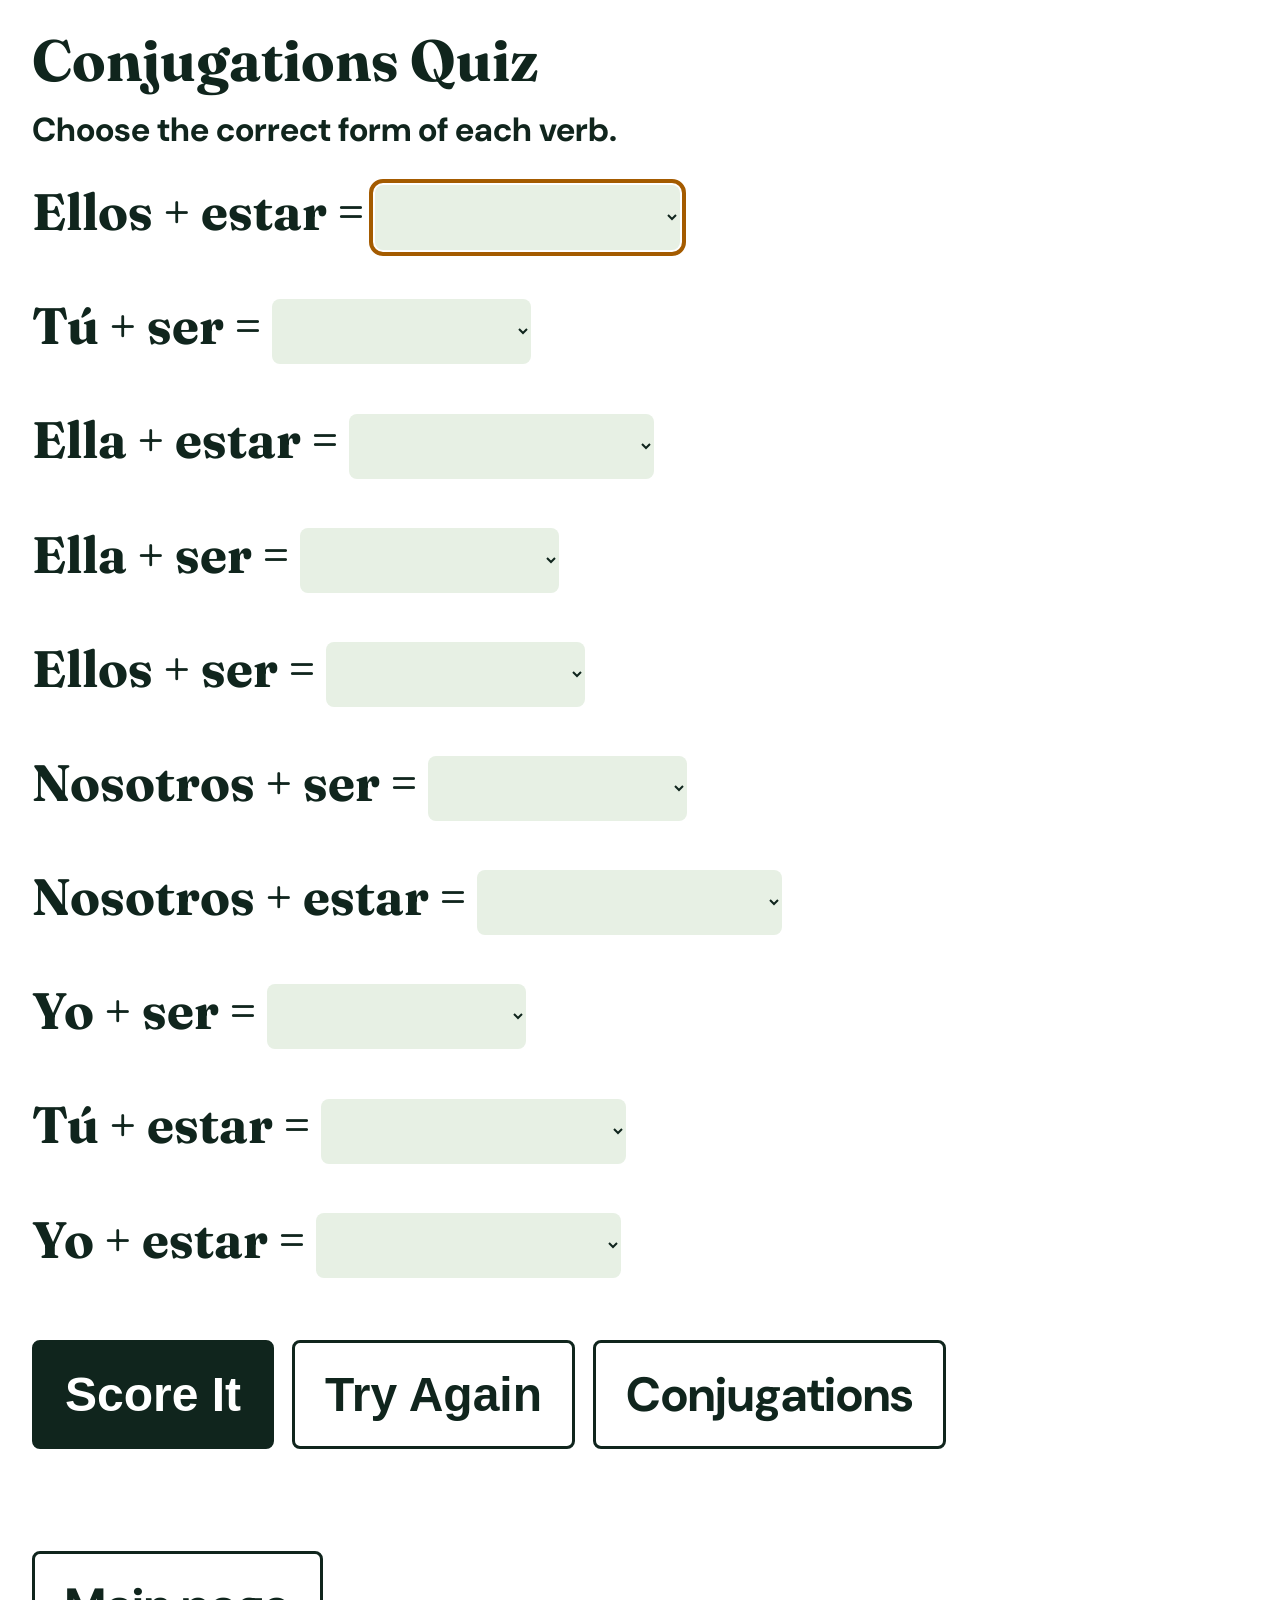
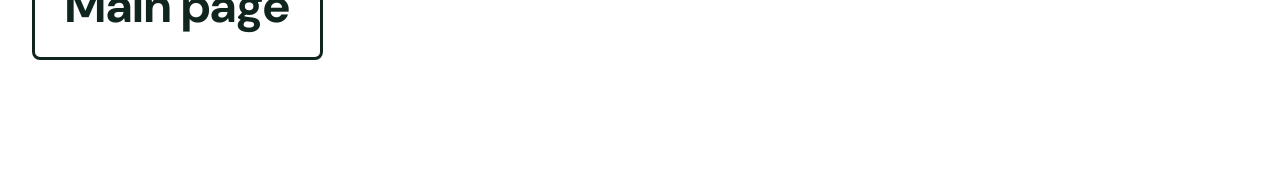
<file: conjugations-quiz.html>
<!doctype html>
<html lang="en">
<head>
  <meta charset="utf-8">
  <meta name="viewport" content="width=device-width, initial-scale=1">
  <title>Ser and estar · Conjugations Quiz</title>
  <link rel="stylesheet" href="styles.css">
  <link rel="stylesheet" href="practice.css">
  <link rel="stylesheet" href="conjugations-quiz.css">
  <script src="display.js"></script>
  <script src="sentences.js" defer></script>
  <script src="select-fit.js" defer></script>
  <script src="conjugations-quiz.js" defer></script>
  <script src="study-timer.js" defer></script>
</head>
<body>
  <main>
    <h1>Conjugations Quiz</h1>
    <p class="quiz-instruction">Choose the correct form of each verb.</p>
    <form id="quiz-form">
      <section class="sentence-list" id="questions" aria-label="Ser and estar conjugation questions"></section>
      <div class="practice-actions"><button class="action-button" type="submit">Score It</button><button class="action-button secondary" id="new-set" type="button">Try Again</button><a class="action-button secondary" href="conjugations.html">Conjugations</a><a class="action-button secondary" href="index.html">Main page</a></div>
      <output id="score" aria-live="polite"></output>
    </form>
  </main>
</body>
</html>
</file>
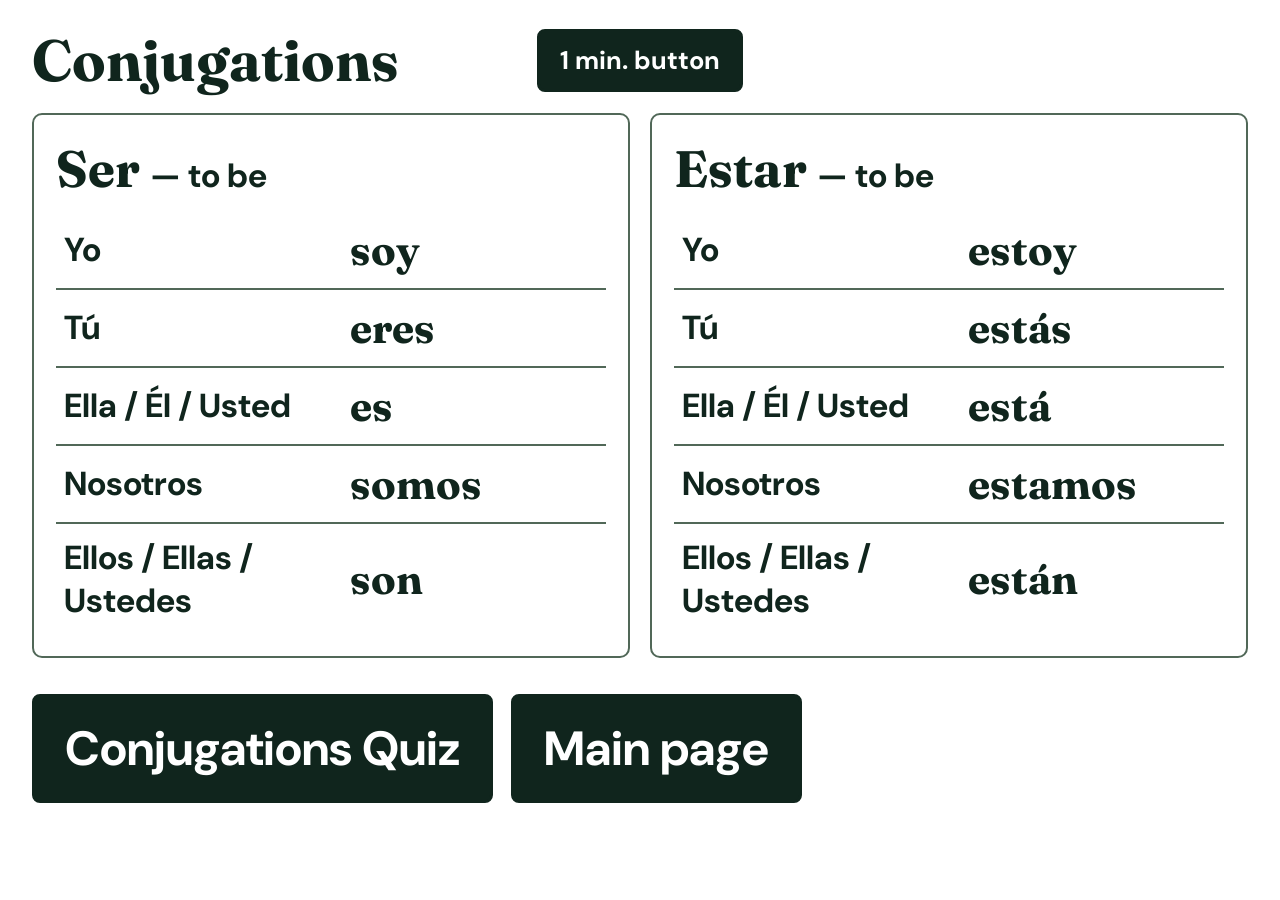
<file: conjugations.html>
<!doctype html>
<html lang="en">
<head>
  <meta charset="utf-8">
  <meta name="viewport" content="width=device-width, initial-scale=1">
  <title>Ser and estar · Conjugations</title>
  <link rel="stylesheet" href="styles.css">
  <link rel="stylesheet" href="conjugations.css">
  <script src="display.js"></script>
  <script src="study-timer.js" defer></script>
</head>
<body>
  <main>
    <header class="conjugations-header"><h1>Conjugations</h1><button class="study-button" id="study-timer" type="button">1 min. button</button></header>
    <div class="conjugation-grid">
      <section class="verb-card" aria-labelledby="ser-title">
        <h2 id="ser-title"><span class="rule-wrap"><span class="rule-trigger" tabindex="0" aria-describedby="ser-rules">Ser</span><span class="rule-popover" id="ser-rules" role="tooltip"><strong>Use ser for:</strong><ul><li>identity, names, and jobs</li><li>origin and nationality</li><li>characteristics</li><li>time, dates, and days of the week</li><li>what something is made of</li></ul></span></span> <span class="definition">— to be</span></h2>
        <table aria-label="Present tense forms of ser"><tbody>
          <tr><th scope="row">Yo</th><td>soy</td></tr>
          <tr><th scope="row">Tú</th><td>eres</td></tr>
          <tr><th scope="row">Ella / Él / Usted</th><td>es</td></tr>
          <tr><th scope="row">Nosotros</th><td>somos</td></tr>
          <tr><th scope="row">Ellos / Ellas / Ustedes</th><td>son</td></tr>
        </tbody></table>
      </section>
      <section class="verb-card" aria-labelledby="estar-title">
        <h2 id="estar-title"><span class="rule-wrap"><span class="rule-trigger" tabindex="0" aria-describedby="estar-rules">Estar</span><span class="rule-popover" id="estar-rules" role="tooltip"><strong>Use estar for:</strong><ul><li>the location of people and things</li><li>feelings and moods</li><li>current conditions, such as being tired or sick</li><li>actions happening now with <em>estar</em> + -ando or -iendo</li></ul></span></span> <span class="definition">— to be</span></h2>
        <table aria-label="Present tense forms of estar"><tbody>
          <tr><th scope="row">Yo</th><td>estoy</td></tr>
          <tr><th scope="row">Tú</th><td>estás</td></tr>
          <tr><th scope="row">Ella / Él / Usted</th><td>está</td></tr>
          <tr><th scope="row">Nosotros</th><td>estamos</td></tr>
          <tr><th scope="row">Ellos / Ellas / Ustedes</th><td>están</td></tr>
        </tbody></table>
      </section>
    </div>
    <nav class="exercise-links" aria-label="Navigation"><a class="action-button" href="conjugations-quiz.html">Conjugations Quiz</a><a class="action-button" href="index.html">Main page</a></nav>
  </main>
</body>
</html>
</file>
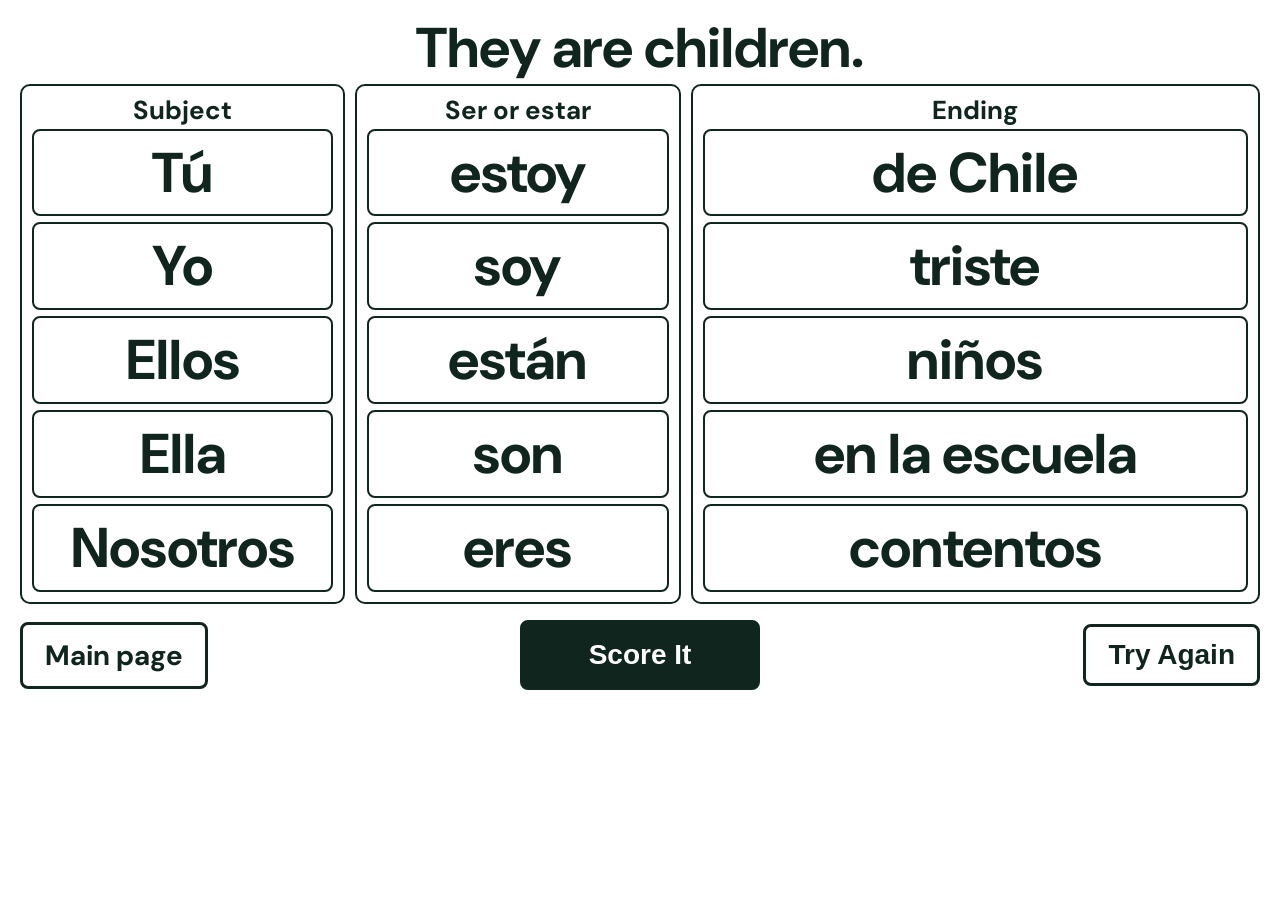
<file: exercise2.html>
<!doctype html>
<html lang="en">
<head>
  <meta charset="utf-8">
  <meta name="viewport" content="width=device-width, initial-scale=1">
  <title>Ser and estar · Exercise 2</title>
  <link rel="stylesheet" href="styles.css">
  <link rel="stylesheet" href="exercise2.css">
  <script src="display.js"></script>
  <script src="sentences.js" defer></script>
  <script src="exercise2.js" defer></script>
  <script src="study-timer.js" defer></script>
</head>
<body>
  <main>
    <section id="sentences" class="exercise-sentences" aria-label="English sentence to translate"></section>
    <section class="word-bank" aria-label="Spanish word bank">
      <div class="word-column" data-column="subject"><h2>Subject</h2><div class="word-list"></div></div>
      <div class="word-column" data-column="verb"><h2>Ser or estar</h2><div class="word-list"></div></div>
      <div class="word-column" data-column="complement"><h2>Ending</h2><div class="word-list"></div></div>
    </section>
    <div class="practice-actions"><a class="action-button secondary back-button" href="index.html">Main page</a><button class="action-button" id="check" type="button">Score It</button><button class="action-button" id="next" type="button" hidden>Next Sentence</button><button class="action-button secondary reset-button" id="reset" type="button">Try Again</button></div>
    <output id="score" aria-live="polite"></output>
  </main>
</body>
</html>
</file>
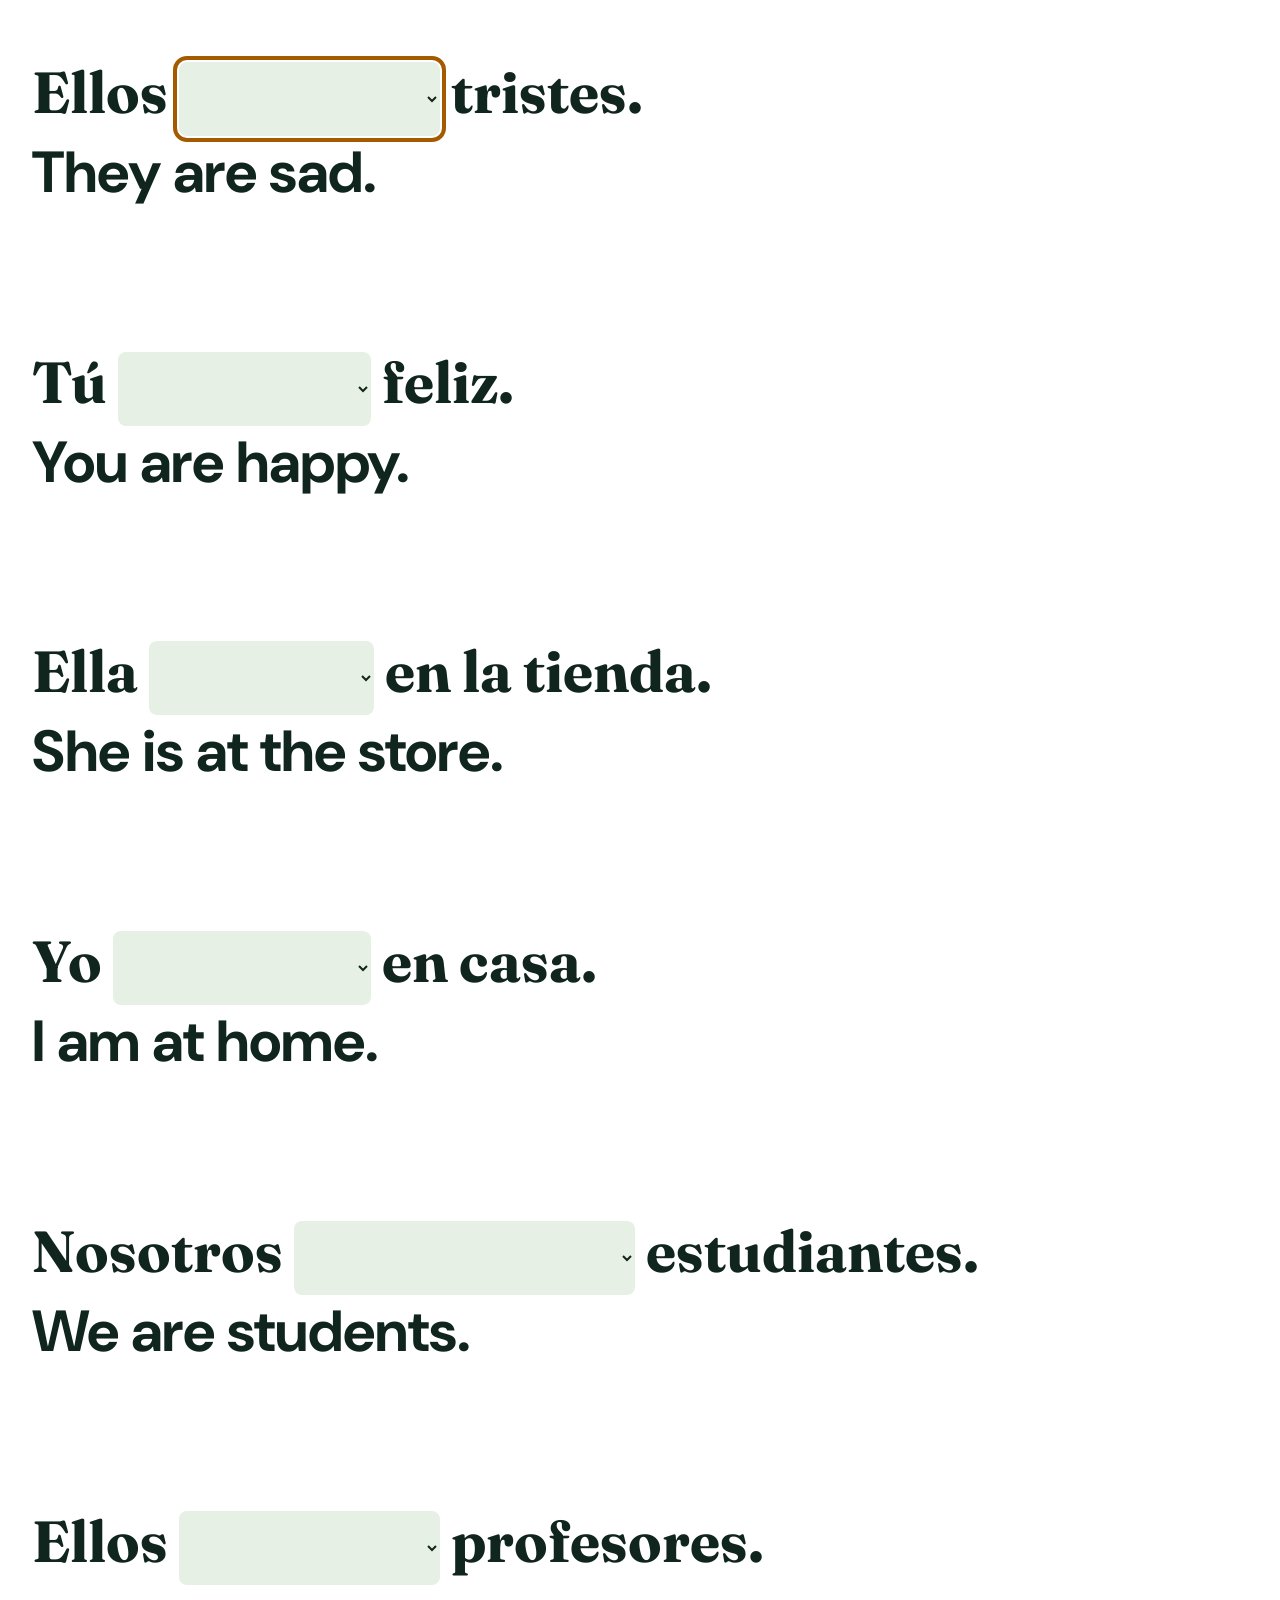
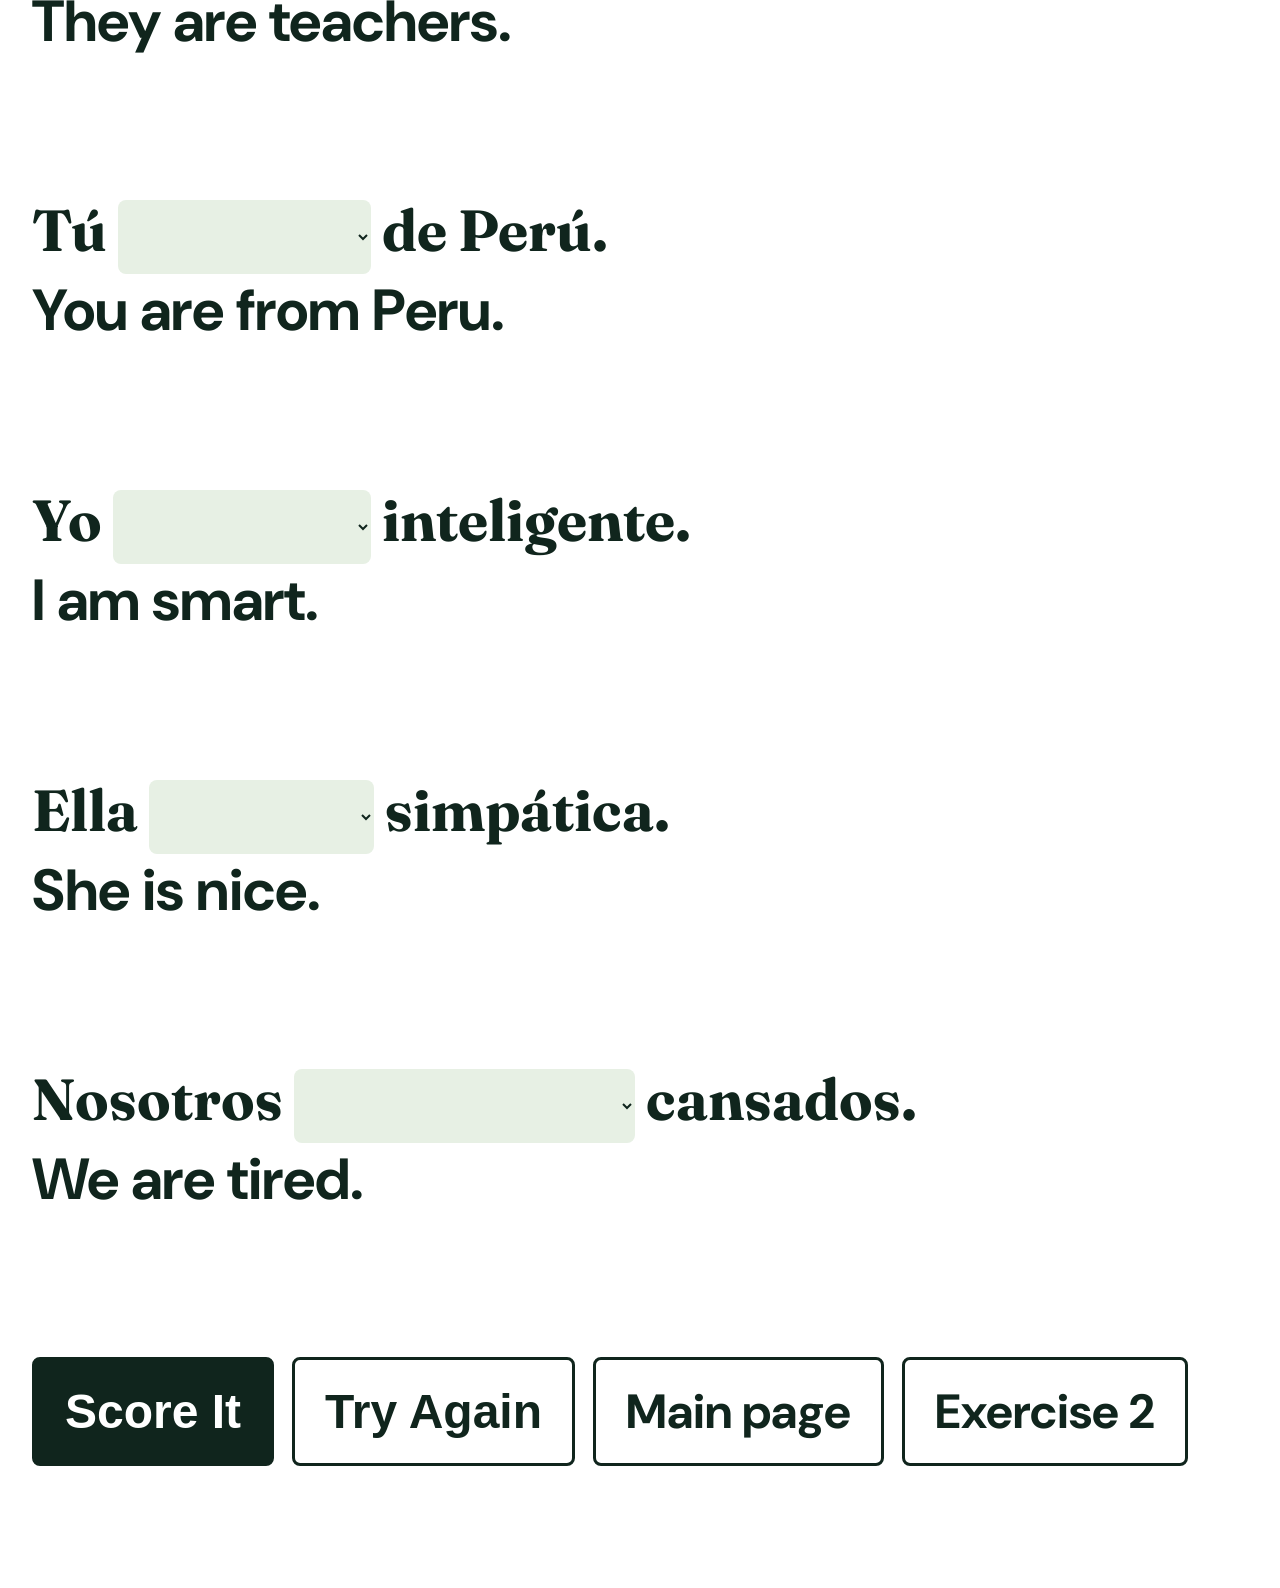
<file: practice.html>
<!doctype html>
<html lang="en">
<head>
  <meta charset="utf-8">
  <meta name="viewport" content="width=device-width, initial-scale=1">
  <title>Ser and estar · Exercise 1</title>
  <link rel="stylesheet" href="styles.css">
  <link rel="stylesheet" href="practice.css">
  <script src="display.js"></script>
  <script src="sentences.js" defer></script>
  <script src="select-fit.js" defer></script>
  <script src="practice.js" defer></script>
  <script src="study-timer.js" defer></script>
</head>
<body>
  <main>
    <form id="practice-form">
      <section class="sentence-list" id="questions" aria-label="Choose ser or estar in the correct form"></section>
      <div class="practice-actions"><button class="action-button" type="submit">Score It</button><button class="action-button secondary" id="new-set" type="button">Try Again</button><a class="action-button secondary" href="index.html">Main page</a><a class="action-button secondary" href="exercise2.html">Exercise 2</a></div>
      <output id="score" aria-live="polite"></output>
    </form>
  </main>
</body>
</html>
</file>
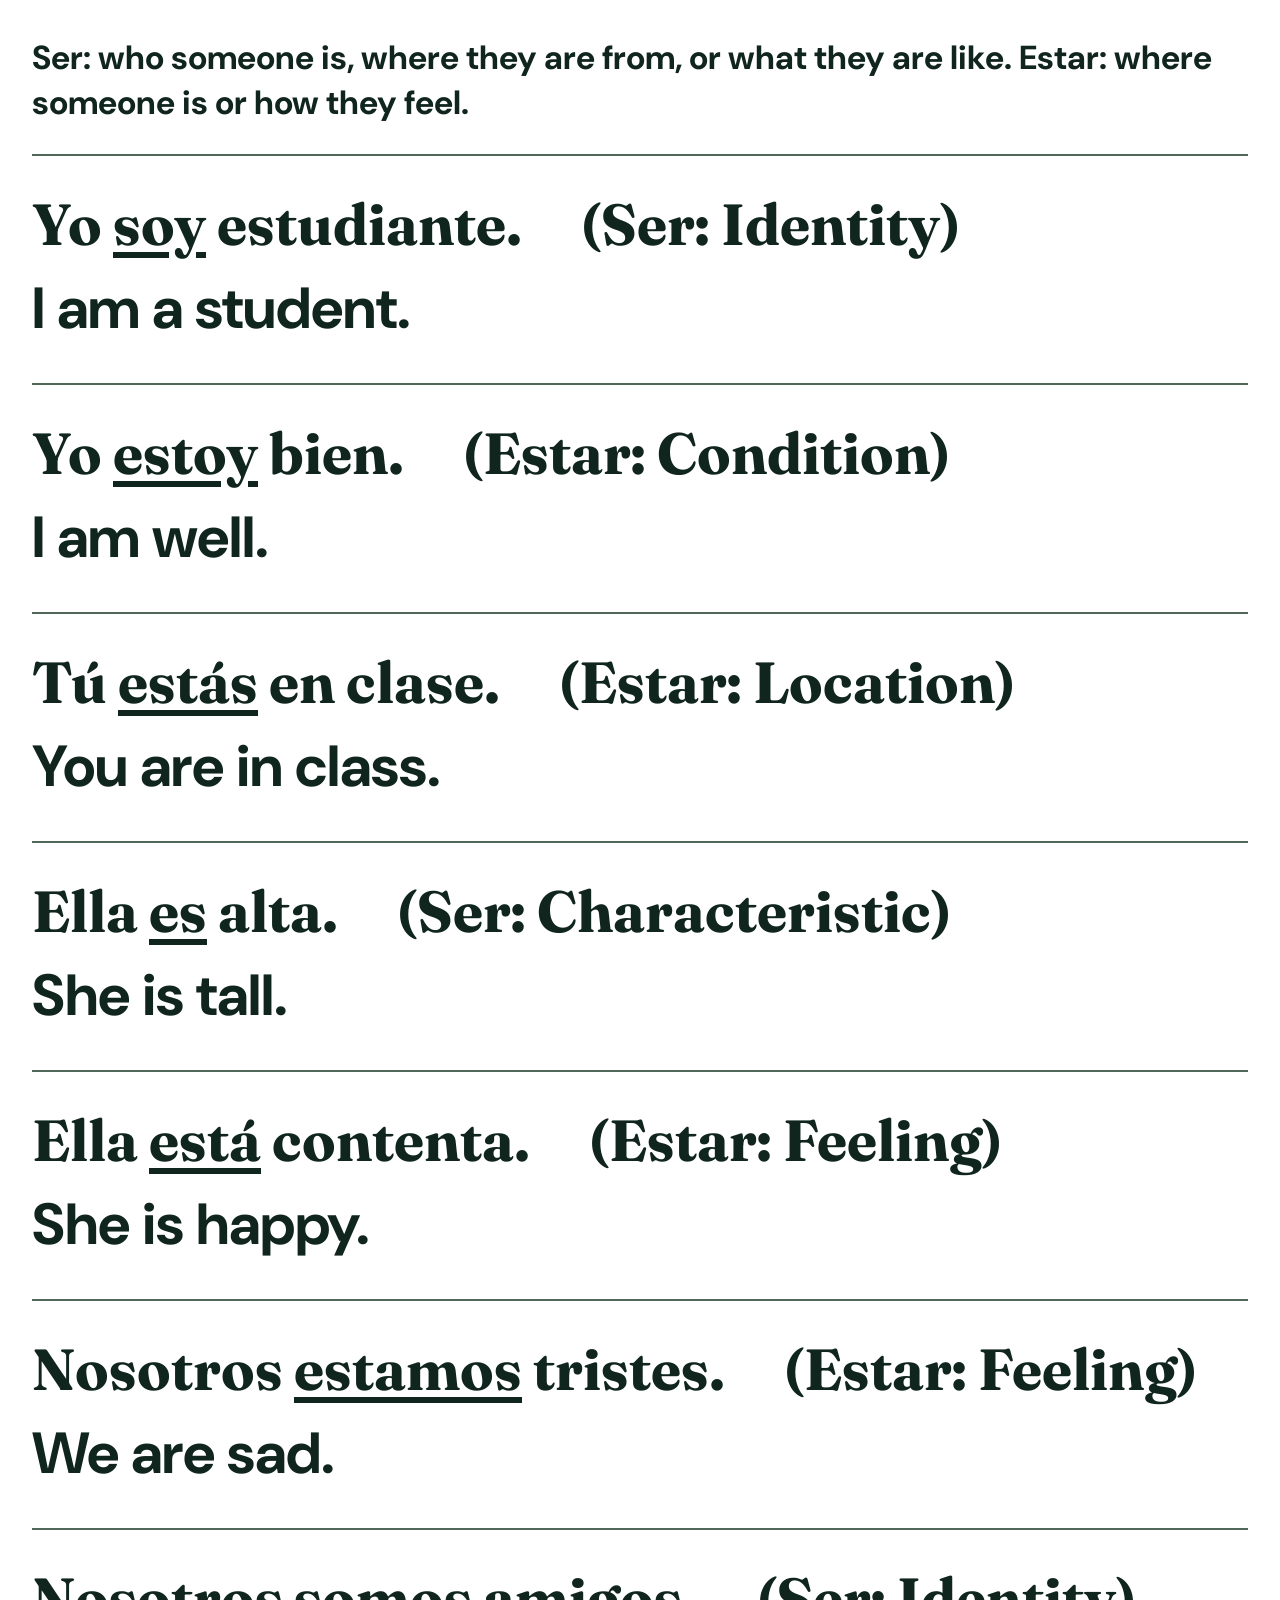
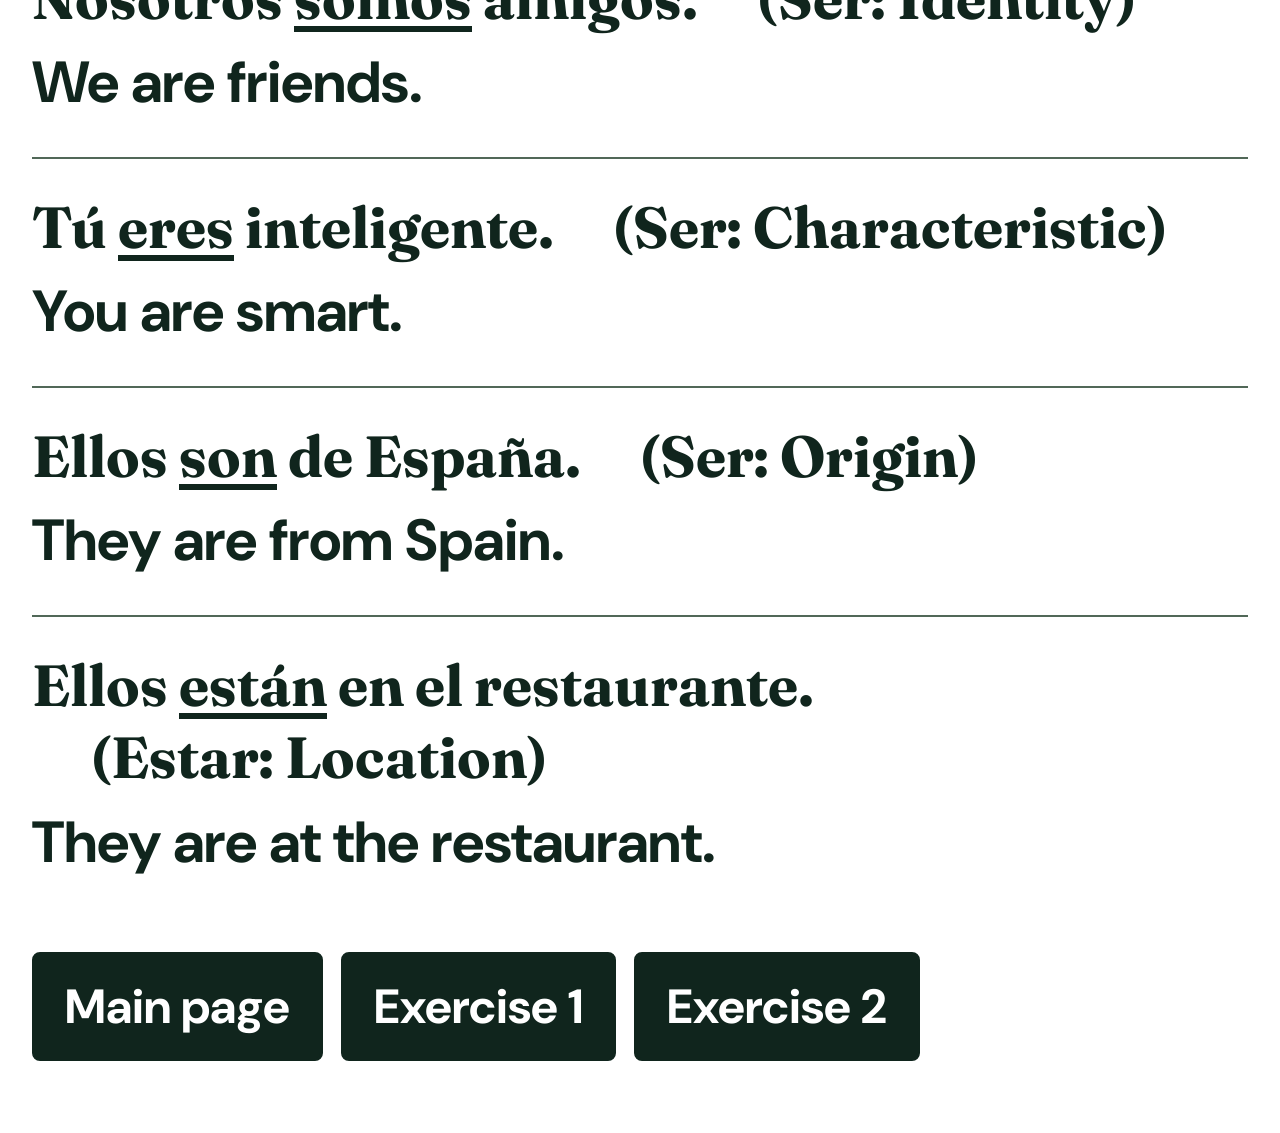
<file: sentence-examples.html>
<!doctype html>
<html lang="en">
<head>
  <meta charset="utf-8">
  <meta name="viewport" content="width=device-width, initial-scale=1">
  <meta name="theme-color" content="#f8f4ec">
  <meta name="description" content="Practice ser and estar together in Spanish sentences.">
  <title>Ser and estar · Sentence Examples</title>
  <link rel="stylesheet" href="styles.css">
  <script src="display.js"></script>
  <script src="sentences.js" defer></script>
  <script src="sentence-examples.js" defer></script>
  <script src="study-timer.js" defer></script>
</head>
<body>
  <main>
    <p class="usage-guide"><strong>Ser</strong>: who someone is, where they are from, or what they are like. <strong>Estar</strong>: where someone is or how they feel.</p>
    <section class="sentence-list" aria-label="Spanish sentences using ser and estar"></section>
    <nav class="exercise-links" aria-label="Navigation"><a class="action-button" href="index.html">Main page</a><a class="action-button" href="practice.html">Exercise 1</a><a class="action-button" href="exercise2.html">Exercise 2</a></nav>
  </main>
</body>
</html>
</file>
<file: styles.css>
@import url('https://fonts.googleapis.com/css2?family=DM+Sans:wght@700&family=Fraunces:opsz,wght@9..144,600;9..144,700&display=swap');
:root{--cream:#fff;--green:#10251d;--line:#516858}*{box-sizing:border-box}body{margin:0;background:var(--cream);color:var(--green);font-family:"DM Sans",Arial,sans-serif;font-weight:700}main{width:100%;padding:24px 32px}.sentence-list{display:grid}article{padding:32px 0 38px;border-bottom:2px solid var(--line)}article:last-child{border-bottom:0}h1,p{font-size:clamp(42px,5vw,58px);line-height:1.25;font-weight:700}h1{margin:0 0 12px;font-family:Fraunces,Georgia,serif}p{margin:0}mark{padding:0;background:transparent;color:var(--green);text-decoration:underline;text-decoration-thickness:.1em;text-underline-offset:.12em}@media(max-width:650px){main{padding:12px 16px}article{padding:26px 0 30px}h1,p{font-size:clamp(37px,9vw,50px)}}
.action-button{display:inline-block;margin:36px 0 48px;padding:20px 30px;border:3px solid var(--green);border-radius:8px;background:var(--green);color:var(--cream);font-size:clamp(34px,4vw,48px);font-weight:700;text-decoration:none}.action-button:hover,.action-button:focus-visible{background:var(--cream);color:var(--green)}
.exercise-links{display:flex;flex-wrap:wrap;gap:18px}
.sentence-list h1 span{margin-left:1em;white-space:nowrap}
@media(max-width:650px){.sentence-list h1 span{white-space:normal}}
:focus-visible{outline:4px solid #a45b00;outline-offset:3px}
.usage-guide{padding:12px 0 28px;border-bottom:2px solid var(--line);font-size:clamp(24px,2.6vw,34px);line-height:1.35}
.home-page{max-width:1000px;min-height:100dvh;margin:0 auto;display:flex;flex-direction:column}
.home-page h1{text-align:center}
.home-menu{display:grid;gap:12px}
.home-menu .action-button{display:block;margin:0;padding:16px 24px;font-size:clamp(30px,4vw,50px);text-align:center}
.home-version{margin-top:auto;padding:20px 0 0;font-size:18px;text-align:right}
@media(max-width:650px){.home-menu .action-button{padding:13px 12px;font-size:clamp(28px,8vw,40px)}}
.study-countdown{position:fixed;top:12px;right:20px;z-index:20;padding:6px 10px;border:2px solid var(--green);border-radius:8px;background:var(--cream);font-size:18px}
.study-countdown[hidden]{display:none}
html[data-study-active="true"] button,html[data-study-active="true"] select,html[data-study-active="true"] a{opacity:.55;cursor:not-allowed}
html[data-study-active="true"] a{pointer-events:none}
</file>
<file: practice.css>
article{border-bottom:0}label{display:block;font-family:Fraunces,Georgia,serif;font-size:clamp(42px,5vw,58px);line-height:1.25;font-weight:700}select{width:auto;max-width:100%;margin:0;padding:0 .65em 0 .05em;border:0;border-radius:8px;background-color:#e7f0e4;color:var(--green);font:inherit;font-weight:700;vertical-align:middle;outline:0;cursor:pointer}select:focus-visible{outline:4px solid #a45b00;outline-offset:2px}select.incorrect{color:#a33b2b}.feedback{display:block;min-height:1.4em;margin-top:14px;font-size:clamp(28px,3vw,38px)}.feedback.incorrect{color:#a33b2b}.practice-actions{display:flex;flex-wrap:wrap;gap:18px}.practice-actions .action-button{cursor:pointer}.secondary{background:transparent;color:var(--green)}#score{display:block;margin:0 0 50px;font-size:clamp(42px,5vw,58px);font-weight:700}
</file>
<file: conjugations-quiz.css>
.quiz-instruction{margin:0 0 12px;font-size:clamp(24px,2.6vw,34px)}
#questions article{padding:18px 0}
#questions label{font-size:clamp(34px,4vw,52px)}
#questions .feedback{min-height:0;margin-top:8px}
</file>
<file: conjugations.css>
.conjugations-header{display:grid;grid-template-columns:1fr auto 1fr;align-items:center;gap:16px;margin-bottom:16px}
.conjugations-header h1{margin:0}
.study-button{grid-column:2;padding:12px 20px;border:3px solid var(--green);border-radius:8px;background:var(--green);color:var(--cream);font:700 clamp(20px,2vw,28px) "DM Sans",Arial,sans-serif;cursor:pointer}
.study-button:hover,.study-button:focus-visible{background:var(--cream);color:var(--green)}
.study-button:disabled{opacity:.55;cursor:default}
.conjugation-grid{display:grid;grid-template-columns:repeat(2,minmax(0,1fr));gap:20px}
.verb-card{min-width:0;padding:22px;border:2px solid var(--line);border-radius:10px}
.verb-card h2{margin:0 0 12px;font-family:Fraunces,Georgia,serif;font-size:clamp(48px,4vw,70px);font-weight:700}
.verb-card .definition{font-family:"DM Sans",Arial,sans-serif;font-size:.65em}
.rule-wrap{position:relative;display:inline-block}
.rule-trigger{padding:0;border:0;background:transparent;color:inherit;font:inherit;font-weight:700;cursor:help}
.rule-trigger:hover,.rule-trigger:focus-visible{text-decoration:underline;text-underline-offset:.12em}
.rule-popover{display:none;position:absolute;top:100%;left:0;z-index:5;width:min(600px,calc(100vw - 64px));max-height:60dvh;overflow:auto;padding:18px 22px;border:2px solid var(--green);border-radius:10px;background:var(--cream);box-shadow:0 10px 28px #10251d33;color:var(--green);font-family:"DM Sans",Arial,sans-serif;font-size:clamp(18px,1.6vw,26px);font-weight:700;line-height:1.3;white-space:normal}
.rule-popover ul{margin:8px 0 0;padding-left:1.3em}
.rule-popover li+li{margin-top:8px}
.rule-trigger:hover + .rule-popover,.rule-trigger:focus + .rule-popover,.rule-popover:hover{display:block}
.verb-card table{width:100%;table-layout:fixed;border-collapse:collapse;font-size:clamp(28px,2.6vw,46px);font-weight:700;text-align:left}
.verb-card th{width:52%}
.verb-card th,.verb-card td{padding:12px 8px;border-bottom:2px solid var(--line)}
.verb-card tbody tr:last-child th,.verb-card tbody tr:last-child td{border-bottom:0}
.verb-card td{font-family:Fraunces,Georgia,serif;font-size:1.25em;font-weight:700}
@media(max-width:850px){.conjugation-grid{grid-template-columns:1fr}}
@media(max-width:650px){.conjugations-header{grid-template-columns:1fr;justify-items:center}.conjugations-header h1,.study-button{grid-column:1}.conjugations-header h1{justify-self:start}.verb-card{padding:12px}.verb-card th,.verb-card td{padding:8px 4px}.verb-card th{width:48%}.verb-card td{font-size:1.12em}}
@media(max-width:350px){.conjugations-header h1{font-size:32px}}
</file>
<file: exercise2.css>
main{height:100dvh;display:flex;flex-direction:column;padding:12px 20px}
.exercise-sentences{padding:8px 0 0;text-align:center}
.exercise-sentences h2{margin:0;font-family:"DM Sans",Arial,sans-serif;font-size:clamp(32px,4.2vw,56px);font-weight:700;line-height:1}
.exercise-sentences h2.correct{color:#17603a}
.exercise-sentences h2.incorrect{color:#922219}
.feedback{display:block;min-height:1.4em;margin-top:6px;font-family:"DM Sans",Arial,sans-serif;font-size:clamp(32px,4.2vw,56px);font-weight:700;line-height:1.1;white-space:pre-line}
.feedback.correct{color:#17603a}
.feedback.incorrect{color:#922219}
.feedback.prompt{font-size:clamp(18px,2vw,24px)}
.feedback:empty{display:none}
.word-bank{display:grid;grid-template-columns:minmax(0,4fr) minmax(0,4fr) minmax(0,7fr);gap:10px;flex:1;min-height:0;max-height:520px;margin:8px 0}
.word-column{display:flex;flex-direction:column;min-width:0;padding:10px;border:2px solid var(--green);border-radius:10px}
.word-column h2{min-height:1.1em;margin:0 0 4px;font-size:clamp(18px,2vw,26px);line-height:1.1;text-align:center}
.word-list{display:grid;grid-template-rows:repeat(5,minmax(0,1fr));gap:6px;flex:1;min-height:0}
.word{width:100%;height:100%;min-height:0;padding:1px 4px;border:2px solid var(--green);border-radius:8px;background:var(--cream);color:var(--green);font-family:inherit;font-size:clamp(28px,3.8vw,48px);font-weight:700;line-height:1;text-align:center;overflow-wrap:anywhere;cursor:pointer}
.word:hover,.word:focus-visible{background:#dbe8d9}
.word.selected{background:#dbe8d9;outline:4px solid #a45b00;outline-offset:0}
.word.answer{background:#e1f1e5;border-color:#17603a;outline:4px solid #17603a;outline-offset:0}
.word.incorrect{background:#fff0ec;border-color:#922219;outline-color:#922219}
.practice-actions{display:grid;grid-template-columns:1fr auto 1fr;align-items:center;gap:8px;margin-top:8px}
.practice-actions .action-button{margin:0;padding:12px 22px;font-size:clamp(26px,2.8vw,36px);cursor:pointer}
.practice-actions .secondary{background:transparent;color:var(--green)}
.back-button{grid-column:1;justify-self:start}
#check,#next{grid-column:2;grid-row:1;justify-self:center}
#check{min-width:240px;padding:16px 30px;font-size:clamp(32px,3.4vw,44px)}
.reset-button{grid-column:3;justify-self:end}
#score{display:block;min-height:1.4em;margin-top:5px;font-size:clamp(20px,2.4vw,28px)}
#score:empty{display:none}
.version{margin-top:auto;font-size:16px;text-align:right}
#display-info{font-size:14px}
[hidden]{display:none!important}
@media(max-width:650px){main{padding:8px}.exercise-sentences{padding:6px 0 0}.exercise-sentences h2,.feedback{font-size:clamp(20px,5.4vw,31px)}.word-bank{gap:4px;max-height:470px;margin:6px 0}.word-column{padding:4px}.word-column h2{min-height:3em;margin-bottom:2px;font-size:clamp(12px,3.2vw,18px)}.word-list{gap:4px}.word{font-size:clamp(18px,4.8vw,27px);padding:1px;line-height:1}.practice-actions .action-button{font-size:20px;padding:8px 10px}#check{min-width:130px;padding:12px;font-size:24px}.version{font-size:13px}}
html[data-display="compact"] main{padding-top:6px;padding-bottom:6px}
html[data-display="compact"] .exercise-sentences{padding-top:2px}
html[data-display="compact"] .word-bank{margin:4px 0}
html[data-display="compact"] .word-column{padding:6px}
html[data-display="compact"] .word-column h2{min-height:1.1em;margin-bottom:2px}
html[data-display="compact"] .word-list{gap:4px}
html[data-display="compact"] .word{font-size:clamp(22px,3vw,36px)}
html[data-display="compact"] .practice-actions{margin-top:4px}
html[data-display="tight"] main{padding:3px 8px}
html[data-display="tight"] .exercise-sentences{padding:0}
html[data-display="tight"] .exercise-sentences h2,html[data-display="tight"] .feedback{font-size:clamp(22px,3.8vw,40px)}
html[data-display="tight"] .word-bank{margin:2px 0;gap:4px}
html[data-display="tight"] .word-column{padding:3px}
html[data-display="tight"] .word-column h2{min-height:1.1em;margin-bottom:1px;font-size:clamp(13px,1.7vw,20px)}
html[data-display="tight"] .word-list{gap:2px}
html[data-display="tight"] .word{font-size:clamp(18px,3vw,34px)}
html[data-display="tight"] .practice-actions .action-button{padding:5px 9px;font-size:18px}
html[data-display="tight"] #check{min-width:120px;padding:7px;font-size:22px}
html[data-display="tight"] #score{font-size:18px}
html[data-display="tight"] .version,html[data-display="tight"] #display-info{font-size:11px}
html[data-display] .word{font-size:var(--question-font-size)}
html[data-display] .word-column h2{font-size:var(--column-title-size)}
html[data-display] .exercise-sentences h2{font-size:var(--question-font-size)}
html[data-display] .feedback{font-size:var(--feedback-font-size)}
html[data-display] .practice-actions .action-button{font-size:var(--action-font-size)}
html[data-display] #check{font-size:var(--action-font-size)}
</file>
